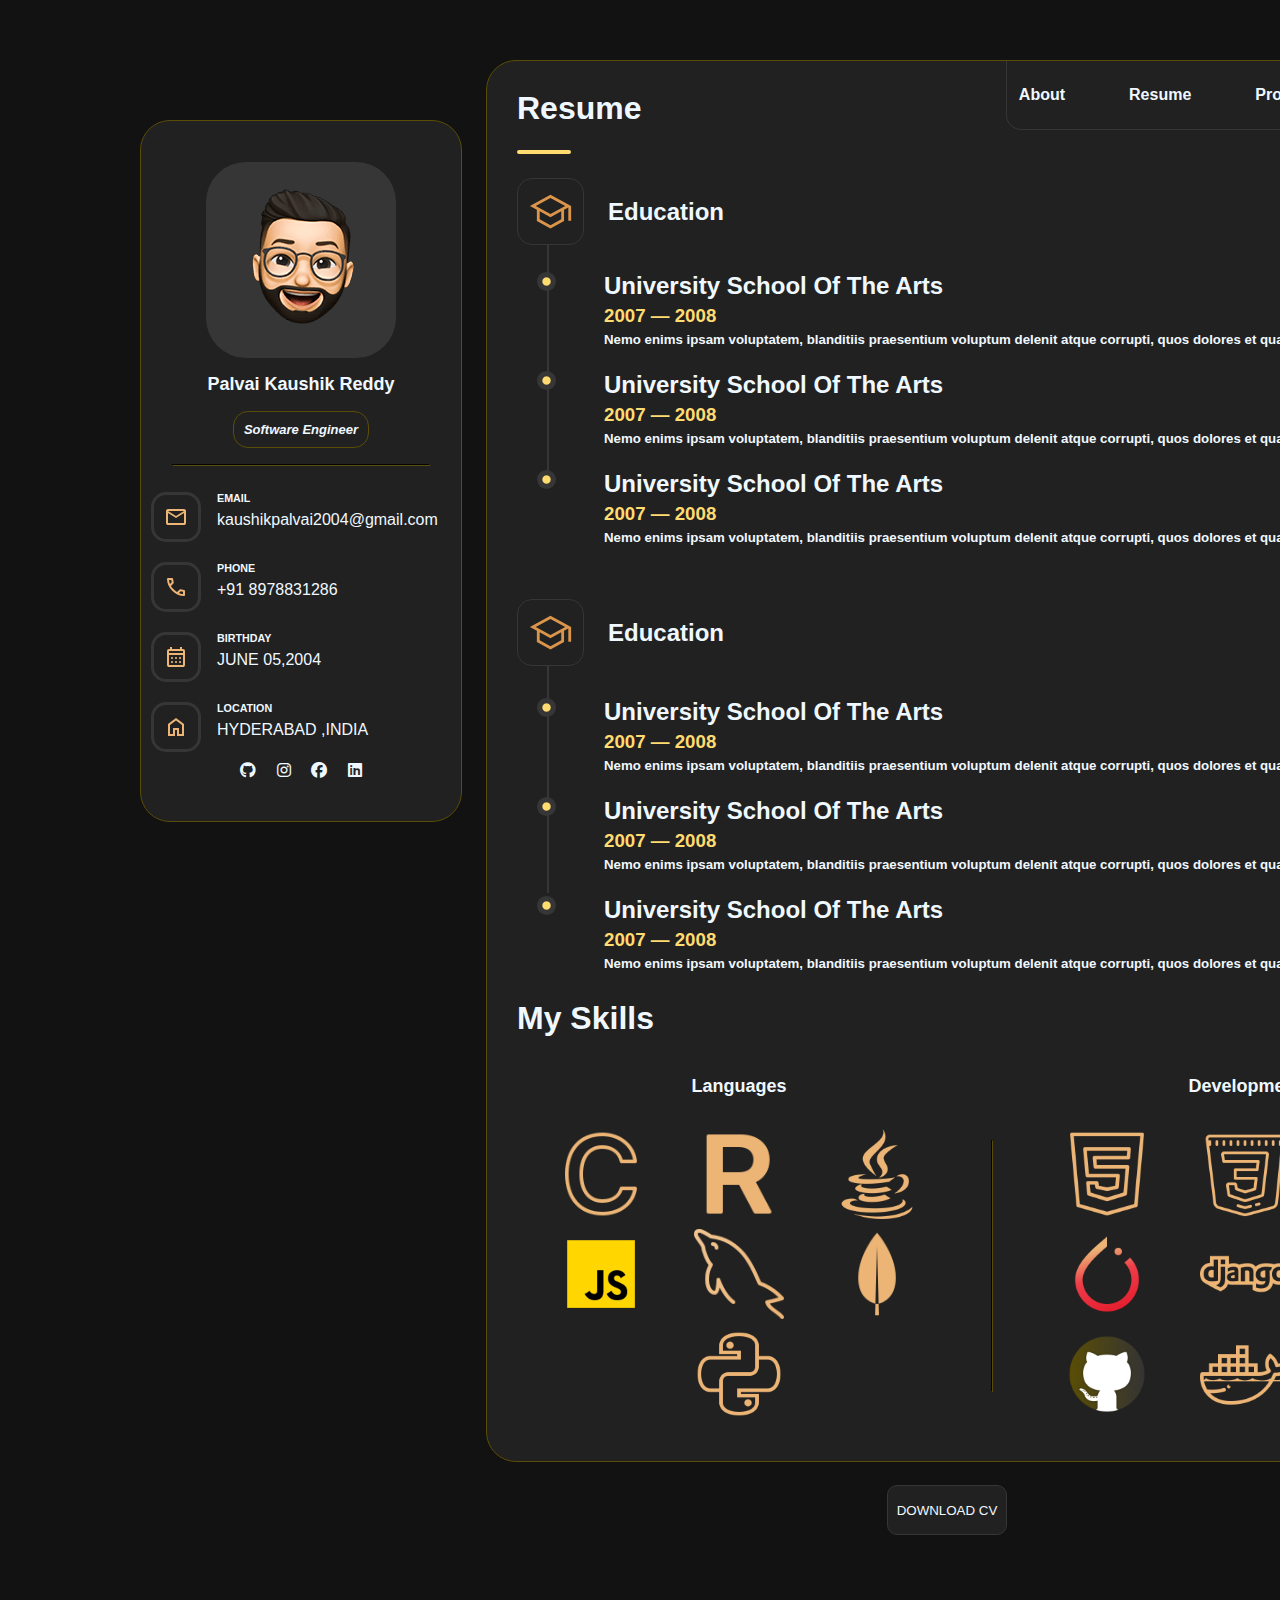
<file: index.html>
<!DOCTYPE html>
  <head>
    <meta charset="UTF-8" />
    <meta name="viewport" content="width=device-width, initial-scale=1.0" />
    <link rel="shortcut icon" href="./assets/images/favcon.avif" type="image/x-icon">
    <link rel="stylesheet" href="./assets/css/style.css" />
    <link
      rel="stylesheet"
      href="https://cdnjs.cloudflare.com/ajax/libs/font-awesome/6.5.2/css/all.min.css"
    />
    <link
      rel="shortcut icon"
      href="./assets/images/favcon.avif"
      type="image/x-icon"
    />
    <title>Palvai's vCard</title>
  </head>

  <body>
    <div class="containers" id="container-1">
      <div id="imgcontainer">
        <img
          class="imgcontainer"
          src="./assets/images/my-avatar.png"
          alt="logo"
        />
      </div>
      <div id="nameandrole">
      <h1 >Palvai Kaushik Reddy</h1>
      <h3 >Software Engineer</h3>
    </div>
      <hr />
        <li id="personalinfo">
          <div class="items">
            <img class="contactimg" src="./assets/images/mail.svg" alt="" />
            <div class="matter">
              <h6>EMAIL</h6>
              <p>kaushikpalvai2004@gmail.com</p>
            </div>
          </div>
          <div class="items">
            <img class="contactimg" src="./assets/images/phone.svg" alt="" />
            <div class="matter">
              <h6>PHONE</h6>
              <p>+91 8978831286</p>
            </div>
          </div>
          <div class="items">
            <img class="contactimg" src="./assets/images/month.svg" alt="" />
            <div class="matter">
              <h6>BIRTHDAY</h6>
              <p>JUNE 05,2004</p>
            </div>
          </div>
          <div class="items">
            <img class="contactimg" src="./assets/images/home.svg" alt="" />
            <div class="matter">
              <h6>LOCATION</h6>
              <p>HYDERABAD ,INDIA</p>
            </div>
          </div>
          <div class="icons">
            <a href="https://github.com/Kittu5reddy"
              ><i id="git" class="fa-brands fa-github"></i
            ></a>
            <a href="https://www.instagram.com/kittu_5reddy/"
              ><i id="facebook" class="fa-brands fa-instagram"></i
            ></a>
            <a href="https://www.facebook.com/profile.php?id=100008229007326"
              ><i id="instagram" class="fa-brands fa-facebook"></i
            ></a>
            <a
              href="https://www.linkedin.com/in/palvai-kaushik-reddy-60b2a5271/"
              ><i id="linkedin" class="fa-brands fa-linkedin"></i
            ></a>
          </div>
        </li>
     
    </div>

    <!-- conatiner -2 -->
    <div class="containers" id="container-2">
      <nav>
        <h4 id="ABOUTMELINK">About</h4>
        <h4 id="RESUME">Resume</h4>
        <h4 id="PROJECTS">Projects</h4>
        <h4 id="CONTACT">Contact</h4>
      </nav>

      <!-- matter part -->
      <div id="matter">
        <div id="resume">
          <h1 class="heading">Resume</h1>
          <hr class="Line" />
        </div>
        <div class="education">
          <div class="imgandheading">
            <img src="./assets/images/education.svg" alt="" />
            <h2>Education</h2>
          </div>
          <hr class="lines" />
        </div>
        <div class="dotsandmatter">
          <img src="./assets/images/dot.png" alt="" />
          <div class="dotmattera">
            <h2>University School Of The Arts</h2>
            <h3>2007 — 2008</h3>
            <h5>
              Nemo enims ipsam voluptatem, blanditiis praesentium voluptum
              delenit atque corrupti, quos dolores et quas molestias exceptur.
            </h5>
          </div>
        </div>
      
        <div class="dotsandmatter">
          <img src="./assets/images/dot.png" alt="" />
          <div class="dotmattera">
            <h2>University School Of The Arts</h2>
            <h3>2007 — 2008</h3>
            <h5>
              Nemo enims ipsam voluptatem, blanditiis praesentium voluptum
              delenit atque corrupti, quos dolores et quas molestias exceptur.
            </h5>
          </div>
        </div>
      
        <div class="dotsandmatter">
          <img src="./assets/images/dot.png" alt="" />
          <div class="dotmattera">
            <h2>University School Of The Arts</h2>
            <h3>2007 — 2008</h3>
            <h5>
              Nemo enims ipsam voluptatem, blanditiis praesentium voluptum
              delenit atque corrupti, quos dolores et quas molestias exceptur.
            </h5>
          </div>
        </div>
      
        <div class="experience">
          <div class="imgandheadingexp">
            <img src="/assets/images/education.svg" alt="" />
            <h2>Education</h2>
          </div>
          <hr class="lines" />
        </div>
        <div class="dotsandmatterexp">
          <img src="/assets/images/dot.png" alt="" />
          <div class="dotmatteraexp">
            <h2>University School Of The Arts</h2>
            <h3>2007 — 2008</h3>
            <h5>
              Nemo enims ipsam voluptatem, blanditiis praesentium voluptum
              delenit atque corrupti, quos dolores et quas molestias exceptur.
            </h5>
          </div>
        </div>
      
        <div class="dotsandmatterexp">
          <img src="/assets/images/dot.png" alt="" />
          <div class="dotmatteraexp">
            <h2>University School Of The Arts</h2>
            <h3>2007 — 2008</h3>
            <h5>
              Nemo enims ipsam voluptatem, blanditiis praesentium voluptum
              delenit atque corrupti, quos dolores et quas molestias exceptur.
            </h5>
          </div>
        </div>
      
        <div class="dotsandmatterexp">
          <img src="/assets/images/dot.png" alt="" />
          <div class="dotmatteraexp">
            <h2>University School Of The Arts</h2>
            <h3>2007 — 2008</h3>
            <h5>
              Nemo enims ipsam voluptatem, blanditiis praesentium voluptum
              delenit atque corrupti, quos dolores et quas molestias exceptur.
            </h5>
          </div>
        </div>
        <h1 id="skillshead">My Skills</h1>
        <div id="skills">
          <div class="Languages">
            <h1 id="Languagesheading">Languages</h1>
            <div class="ContainerDev">
              <div class="devcontainers">
                <img src="/assets/images/c.png" alt="" />
                <img src="/assets/images/r.png" alt="" />
                <img src="/assets/images/icons8-java-100.png" alt="" />
              </div>
              <div class="devcontainers">
                <img src="/assets/images/js.png" alt="" />
                <img src="/assets/images/mysql.png" alt="" />
                <img src="/assets/images/mongodb.png" alt="" />
              </div>
      
              <div class="devcontainers">
                <img src="/assets/images/python.png" alt="" />
              </div>
            </div>
          </div>
          <hr>
          <div class="development">
            <h1 id="developmentheading">Development</h1>
            <div class="ContainerDev">
              <div class="devcontainers">
                <img src="/assets/images/html.png" alt="" />
                <img src="/assets/images/css.png" alt="" />
                <img src="/assets/images/mern.png" alt="" />
              </div>
              <div class="devcontainers">
                <img src="/assets/images/pytorch.png" alt="" />
                <img src="/assets/images/django.png" alt="" />
                <img src="/assets/images/flask.png" alt="" />
              </div>
      
              <div class="devcontainers">
                <img src="/assets/images/git.png" alt="" />
                <img src="/assets/images/docker.png" alt="" />
                <img src="/assets/images/spring.png" alt="" />
              </div>
            </div>
          </div>
        </div>
        <button class="cv" type="button">DOWNLOAD CV</button>
      </div>

      </div>
    </div>
    <script src="./assets/js/script.js"></script>
  </body>
</html>
</file>
<file: assets/css/style.css>
* {
  padding: 0px;
  margin: 0px;
  text-decoration: none;
  color: aliceblue;
  font-family: sans-serif;
}

body {
  margin: 140px;
  margin-top: 60px;
  display: flex;
  gap: 1.5rem;
  background-color: hsl(0, 0%, 7%);
}

.containers {
  background-color: #212121;
  border-radius: 30px;
  border: solid 0.5px rgb(90, 77, 5);
}

/* container-1 */

#container-1 {
  margin-top: 60px;
  display: flex;
  flex-direction: column;
  justify-content: center;
  align-items: center;
  height: 700px;
  width: 320px;
  text-align: center;
  gap: 1rem;
}

#imgcontainer {
  display: flex;
  justify-content: center;
  align-items: center;
  border-radius: 40px;
  width: 190px;
  background-color: rgb(54, 54, 54);
}

#nameandrole {
  display: flex;
  flex-direction: column;
  justify-content: space-evenly;
  align-items: center;
  gap: 1rem;
  h1 {
    font-size: large;
  }
  h3 {
    padding: 10px;
    border: 1.3px solid rgb(90, 77, 5);
    border-radius: 15px;
    font-size: small;
    font-style: italic;
  }
}
hr {
  width: 80%;
  border-color: rgb(90, 77, 5);
}

/* items */

#personalinfo {
  display: flex;
  flex-direction: column;
  justify-content: center;
  align-items: center;
}

.items {
  /* display: flex;
    flex-direction: column; */
  margin: 10px;
  text-decoration: none;
  display: flex;
  gap: 1rem;
  width: 300px;
  text-align: center;
}

.contactimg {
  padding: 10px;
  border: solid rgb(54, 54, 54);
  border-radius: 15px;
}

.matter {
  display: flex;
  flex-direction: column;
  gap: 7px;

  h6 {
    align-self: flex-start;
  }
}

.icons {
  align-self: center;
  display: flex;
  flex-direction: row;
  justify-content: center;
  align-items: center;
  gap: 1.3rem;
}

#git:hover,
#facebook:hover,
#instagram:hover,
#linkedin:hover {
  opacity: 0.5;
  width: 20px;
  cursor: pointer;
}

#container-2 {
  display: flex;
  flex-direction: column;
  width: 1000px;
  height: 1400px;
}

nav {
  align-self: flex-end;
  padding: 25px;
  width: 410px;
  display: flex;
  justify-content: end;
  align-items: center;
  gap: 4rem;
  border-left: 1.5px solid rgb(54, 54, 54);
  border-bottom: 1.3px solid rgb(54, 54, 54);
  border-bottom-left-radius: 15px;
  cursor: pointer;

  h4:hover {
    opacity: 0.5;
  }
}

.heading {
  align-self: flex-start;
  position: absolute;
  top: 90px;
  margin-left: 30px;
  /* margin-bottom: 20px; */
}

.Line {
  width: 50px;
  border: solid 2px hsl(45, 100%, 72%);
  border-radius: 50px;
  margin-top: 20px;
  margin-left: 30px;
}

#about {
  margin-left: 30px;
  margin-right: 30px;
  display: flex;
  flex-direction: column;
  justify-content: center;
  align-items: center;
  gap: 2rem;
}

.about-paras {
  display: flex;
  flex-direction: column;
  justify-content: center;
  justify-items: center;
  gap: 1rem;
}

#heading-whatiamdoing {
  align-self: flex-start;
}

#about-whatiamdoing {
  display: flex;
  flex-direction: column;
  justify-content: center;
  justify-items: center;
  gap: 2rem;
}

.what-iamdoing-containers {
  display: flex;
  flex-direction: row;
  justify-content: center;
  justify-items: center;
  /* width: 450px; */
  gap: 2rem;
  /* border: solid 1px; */
}

.whatiamdoing-tools {
  display: flex;
  flex-direction: row;
  justify-content: center;
  align-items: center;
  height: 175px;
  width: 450px;
  gap: 1rem;
  border: solid 1px rgb(54, 54, 54);
  border-radius: 40px;
  img {
    width: 100px;
    height: 100px;
  }
}

#about-mycodingplatforms-heading {
  align-items: start;
  margin-left: 15px;
}

#about-codingContainer {
  display: flex;
  justify-content: center;
  align-items: center;
  gap: 2rem;
}
.codeingplatforms {
  width: 300px;
  height: 125px;
  display: flex;
  flex-direction: row;
  justify-content: center;
  align-items: center;
  border: solid 1px rgb(54, 54, 54);
  border-radius: 30px;
  img {
    width: 100px;
    height: 100px;
  }
}

.codeingplatforms:hover {
  opacity: 0.5;
}

.educationandexperience {
  margin-top: 20px;
  margin-left: 30px;
  display: flex;
  flex-direction: column;
  /* gap: 1rem; */
}
.logoandheading {
  display: flex;
  gap: 2rem;
  img {
    width: 35px;
    height: 35px;
    padding: 10px;
    background-color: rgb(54, 54, 54);
    border-radius: 20px;
  }
  h1 {
    margin-top: 10px;
  }
}

.Straightline {
  margin-left: 25px;
  height: 300px;
  width: 0px;
  position: relative;
  bottom: 1px;
  border: solid rgb(54, 54, 54);
}

.matterbox {
  display: flex;
  position: relative;
  gap: 3rem;
  bottom: 290px;
  left: 50px;
  img {
    width: 10px;
    height: 10px;
    padding: 2px;
    background-color: rgb(54, 54, 54);
    border-radius: 50%;
  }
}

.headersofedu {
  display: flex;
  flex-direction: column;
}

#projects {
  display: flex;
  flex-direction: column;
  justify-content: center;
  align-items: center;
  /* margin-left: 30px; */
  /* margin-left: 40px; */
  hr {
    align-self: flex-start;
  }
  gap: 2rem;
}

#typesofprojects {
  align-self: flex-start;
  display: flex;
  gap: 1.5rem;
  margin-left: 30px;
}

.types {
  cursor: pointer;
}
.types:hover {
  opacity: 0.5;
}

.projectscontainer {
  display: flex;
  flex-direction: row;
  flex-wrap: wrap;
  justify-content: center;
  align-items: center;
  gap: 2rem;
}

.project {
  width: 300px;
  height: 300px;
  display: flex;
  justify-content: center;
  align-items: center;
  border: solid 1px rgb(54, 54, 54);
  border-radius: 20px;
  /* align-content: center; */
}

.mapContainer {
  margin-top: 10px;
  margin-left: 40px;
  height: 600px;
  width: 900px;
  margin: 30px;
  /* padding: 10px; */
  border: solid rgb(54, 54, 54) 1px;
  border-radius: 20px;
  #map {
    /* margin-left: 40px; */
    border-radius: 20px;
    color: rgb(54, 54, 54);
    filter: grayscale(1) invert(1);
  }
}
#Contactus {
  display: flex;
  flex-direction: column;
  justify-content: center;
  align-items: center;
  gap: 2rem;
  h1 {
    margin-left: 30px;
    align-self: flex-start;
  }
}

form {
  display: flex;
  flex-direction: row;
  justify-content: center;
  align-items: center;
  flex-wrap: wrap;
  gap: 2rem;
}

input[type="text"],
input[type="email"] {
  width: 450px;
  height: 45px;
  background-color: #212121;
  border: rgb(54, 54, 54) solid 1px;
  border-radius: 20px;
  font-size: large;
  padding: 5px;
}
input[type="text"]::placeholder,
input[type="email"]::placeholder {
  padding-left: 20px;
  font-size: large;
}

textarea {
  width: 920px;
  height: 200px;
  border-radius: 20px;
  background-color: #212121;
  border: rgb(54, 54, 54) solid 1px;
  padding: 20px;
  resize: none;
  font-size: medium;
}

#button {
  margin-top: 30px;
  position: relative;
  left: 400px;
  width: 130px;
  height: 50px;
  background-color: hsl(45, 100%, 72%);
  color: rgb(54, 54, 54);
  border-radius: 10px;
  font-size: medium;
}

/* Resume */

#matter {
  /* margin-left: 30px; */
  display: flex;
  flex-direction: column;
  gap: 1.5rem;
}
.education {
  margin-left: 30px;
  display: flex;
  flex-direction: column;
  /* justify-content: center; */
  /* align-self: center; */
  height: 400px;
}

.imgandheading {
  display: flex;
  flex-direction: row;
  /* justify-content: center; */
  align-items: center;
  gap: 1.5rem;
  img {
    padding: 10px;
    width: 45px;
    height: 45px;
    background-color: #212121;
    border: solid 0.5px rgb(54, 54, 54);
    border-radius: 15px;
  }
}

.lines {
  margin-left: 30px;
  height: 225px;
  width: 0px;
  /* color: rgb(54, 54, 54); */
  border: solid rgb(54, 54, 54) 1px;
}

.dotsandmatter {
  display: flex;
  flex-direction: row;
  margin-left: 50px;
  gap: 3rem;
  img {
    padding: 2px;
    width: 15px;
    height: 15px;
    border-radius: 50%;
    background-color: rgb(54, 54, 54);
  }
  position: relative;
  bottom: 330px;
  h2 {
    margin-bottom: 5px;
  }
  h3 {
    color: hsl(45, 100%, 72%);
    margin-bottom: 5px;
  }
  h5 {
  }
}

.experience {
  margin-left: 30px;
  display: flex;
  flex-direction: column;
  /* justify-content: center; */
  /* align-self: center; */
  height: 400px;
  position: relative;
  bottom: 300px;
}

.imgandheadingexp {
  display: flex;
  flex-direction: row;
  /* justify-content: center; */
  align-items: center;
  gap: 1.5rem;
  img {
    padding: 10px;
    width: 45px;
    height: 45px;
    background-color: #212121;
    border: solid 0.5px rgb(54, 54, 54);
    border-radius: 15px;
  }
}

.dotsandmatterexp {
  display: flex;
  flex-direction: row;
  margin-left: 50px;
  gap: 3rem;
  img {
    padding: 2px;
    width: 15px;
    height: 15px;
    border-radius: 50%;
    background-color: rgb(54, 54, 54);
  }
  position: relative;
  bottom: 625px;
  h2 {
    margin-bottom: 5px;
  }
  h3 {
    color: hsl(45, 100%, 72%);
    margin-bottom: 5px;
  }
  h5 {
  }
}

#skillshead {
  margin-left: 30px;
  position: relative;
  bottom: 620px;
}

#skills {
  margin-left: 30px;
  height: 400px;
  width: 950px;
  /* border: solid 1px rgb(54, 54, 54); */
  position: relative;
  bottom: 615px;
  border-radius: 15px;
  display: flex;
  flex-direction: row;
  justify-content: center;
  align-items: center;
  gap: 2rem;
  hr {
    width: 0px;
    height: 250px;
  }
}

.Languages,
.development {
  width: 440px;
  height: 400px;
  /* border: solid 1px rgb(54, 54, 54);   */
  border-radius: 10px;
  display: flex;
  flex-direction: column;
  gap: 2rem;
}

#Languagesheading,
#developmentheading {
  margin-top: 10px;
  font-size: large;
  display: flex;
  flex-direction: column;
  justify-content: center;
  align-items: center;
}

#ContainerTools {
  display: flex;
  flex-direction: row;
  justify-content: center;
  align-items: center;
  gap: 5rem;
}

.languagescontainer {
  display: flex;
  flex-direction: column;
  justify-content: center;
  align-items: center;
  flex-flow: column;
  img {
    width: 90px;
    height: 90px;
  }
}
.ContainerDev {
  display: flex;
  flex-direction: column;
  align-items: center;
}

.devcontainers {
  display: flex;
  justify-content: center;
  align-items: center;
  gap: 3rem;
  img {
    margin-bottom: 10px;
    height: 90px;
    width: 90px;
  }
}

/* Define basic styles for the navigation links */
nav h4 {
  cursor: pointer;
}

nav h4.Active {
  color: hsl(45, 100%, 72%);
}

.cv {
  position: relative;
  bottom: 620px;
  width: 120px;
  height: 50px;
  left: 400px;
  background-color: #212121;
  border: solid 1px rgb(54, 54, 54);
  border-radius: 10px;
}
.cv:hover {
  background-color: hsl(45, 100%, 72%);
  color: #212121;
}
/*-----------------
responsive 
 ------------------*/

@media (max-width: 1000px) {
  * {
    margin: 0px;
    padding: 0px;
  }
  body {
    margin: 0px;
    display: flex;
    flex-direction: column;
    justify-content: center;
    align-items: center;
    gap: 0rem;
    position: -webkit-sticky;
  }
  .containers {
    width: auto;
    width: 430px;
  }
  #container-1 {
    margin: 15px;
    display: flex;
    flex-direction: row;
    justify-content: space-around;
    align-items: center;

    width: 400px;
    height: 150px;
    hr {
      display: none;
    }
  }
  #imgcontainer {
    img {
      width: 100px;
    }
    margin-left: 10px;
    border-radius: 20px;
    width: 100px;
  }
  #nameandrole {
    display: flex;
    flex-direction: column;
    justify-content: space-evenly;
    align-items: center;
    gap: 1rem;
    h1 {
      font-size: large;
    }
    h3 {
      padding: 10px;
      border: 1.3px solid rgb(90, 77, 5);
      border-radius: 15px;
      font-size: small;
      font-style: italic;
    }
  }
  #personalinfo {
    display: none;
  }
  #container-2 {
    margin-left: 0px;
    margin-top: 0px;
    width: 420px;
    height: 1700px;
    display: flex;
    flex-direction: column;
  }
  .heading {
    margin-top: 20px;
    margin-left: 20px;
    padding: 0px;
    position: unset;
    font-size: x-large;
  }
  .Line {
    padding: 0px;
    margin-top: 0px;
    margin-left: 20px;
    position: unset;
  }
  #about {
    display: flex;
    flex-direction: column;
    justify-content: center;
    align-items: center;
    margin: 8px;
    p {
      padding: 5px;
      color: hsl(0, 0%, 84%);
      font: 14px;
      font-family: sans-serif;
    }
  }
  #heading-whatiamdoing {
    font-size: larger;
  }

  #about-whatiamdoing {
    gap: 1rem;
  }
  .what-iamdoing-containers {
    display: flex;
    flex-direction: column;
    justify-content: center;
    align-items: center;
    gap: 1rem;
    /* width: 400px; */
  }
  .whatiamdoing-tools {
    display: flex;
    flex-direction: row;
    justify-content: center;
    align-items: center;
    width: 375px;
    height: 175px;
    img {
      width: 100px;
    }
  }

  #about-mycodingplatforms-heading {
    margin-top: 10px;
    align-self: center;
    font-size: larger;
  }
  #about-codingContainer {
    display: flex;
    flex-direction: column;
  }
  nav {
    position: fixed;
    bottom: 0px;
    display: flex;
    background-color: rgb(54, 54, 54);
    justify-content: center;
    align-items: center;
    align-content: center;
    padding: 20px;
    gap: 2rem;
    align-self: center;
    border-radius: 25px 25px 0 0;
    width: 360px;
    opacity: 1px;
    /* Semi-transparent background */
    backdrop-filter: blur(10px);
    z-index: 1;
  }

  #Contact {
    display: flex;
    flex-direction: column;
    gap: 1rem;
    margin: 8px;
  }
  .mapContainer {
    margin-left: 0px;
    width: 380px;
    height: 380px;
    display: flex;
    flex-direction: row;
    justify-content: center;
    align-items: center;
  }
  iframe {
    width: 100%;
    height: 100%;
    align-self: center;
  }
  .contactheading {
    margin-left: 0px;
  }
  form {
    display: flex;
    flex-direction: column;
    justify-content: center;
    align-items: center;
    gap: 20px;
  }

  input[type="text"],
  input[type="email"] {
    width: 370px;
    height: 40px;
  }
  textarea {
    width: 340px;
  }
  #button {
    align-self: flex-end;
    position: unset;
  }

  #resume {
    display: flex;
    flex-direction: column;
    gap: 1.5rem;
    justify-content: center;
    /* align-items: center; */
  }
  .lines {
    height: 2000px;
    /* align-co: flex-start; */
    display: none;
  }
  .dotsandmatterexp,
  .dotsandmatter {
    position: relative;
    right: 20px;
  }
  .imgandheadingexp {
    position: relative;
    margin: 0px;
  }
  #skills {
    margin-left: 0px;
    margin-top: 80px;
    display: flex;
    flex-direction: column;
    justify-content: center;
    align-items: center;
    /* position: unset; */
    hr {
      width: 300px;
      margin-left: 50px;
      align-self: flex-start;
    }
  }
  .Languages,
  .development {
    width: 380px;
    img {
      width: 60px;
      height: 60px;
    }
    align-self: flex-start;
  }
  .cv {
    position: unset;
    align-self: center;
    position: relative;
    left: 0px;
    bottom: 490px;
  }
}

@media (max-width: 700px) {
  body {
    margin-left: 90px;
    display: flex;
    flex-direction: column;
    justify-content: center;
    align-items: center;
    gap: 0rem;
    /* background-color: aqua; */
  }

  #container {
    margin-left: 20px;
  }
}
</file>
